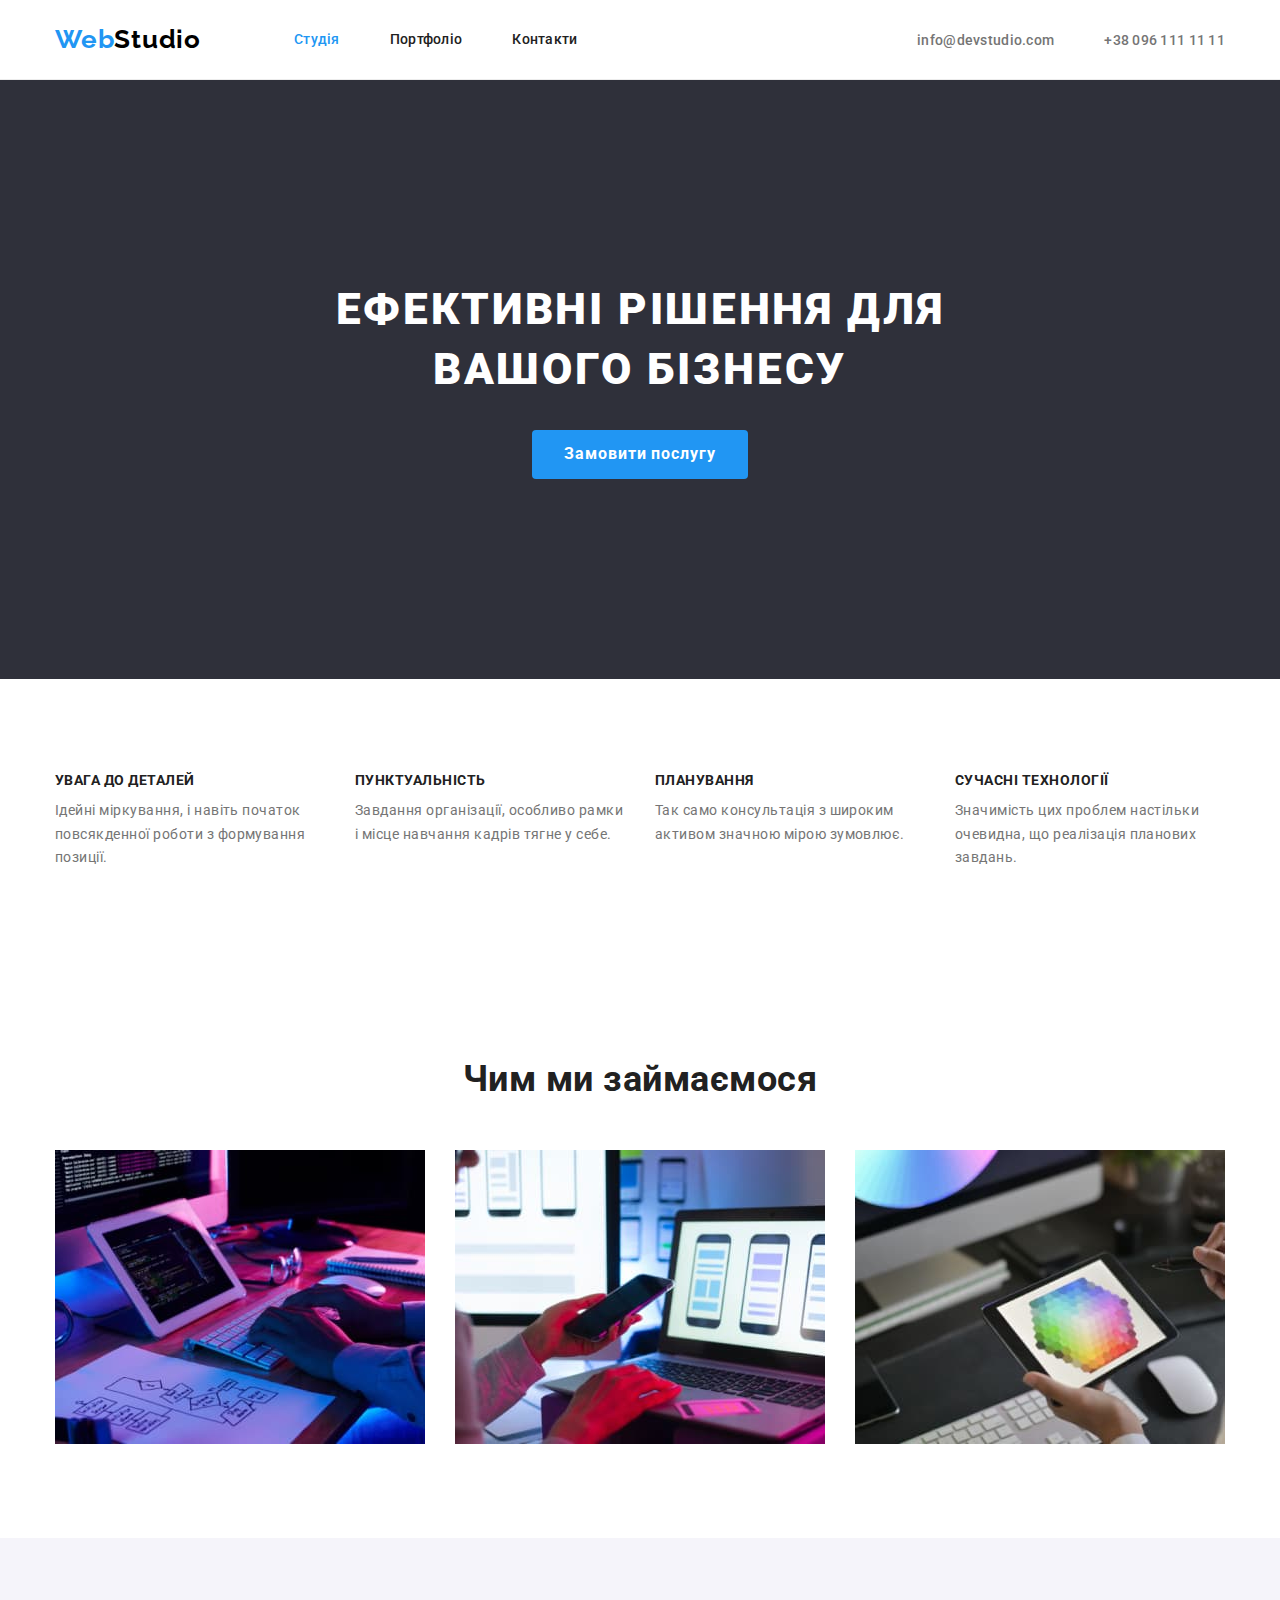
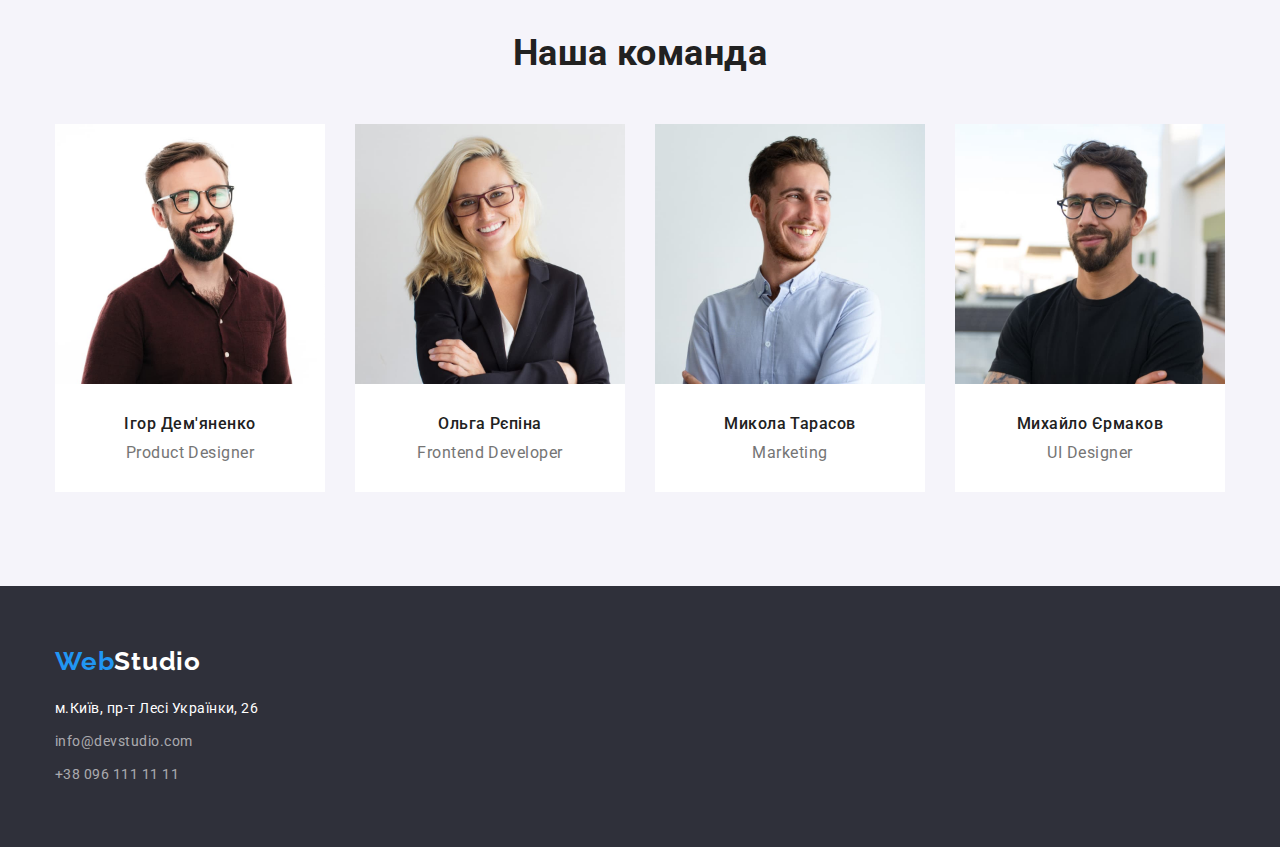
<file: index.html>
<!DOCTYPE html>
<html lang="uk">
  <head>
    <meta charset="UTF-8" />
    <meta http-equiv="X-UA-Compatible" content="IE=edge" />
    <meta name="viewport" content="width=device-width, initial-scale=1.0" />
    <title>Ефективні рішення для вашого бізнесу</title>
    <link rel="preconnect" href="https://fonts.googleapis.com" />
    <link rel="preconnect" href="https://fonts.gstatic.com" crossorigin />
    <link
      href="https://fonts.googleapis.com/css2?family=Raleway:wght@700&family=Roboto:wght@400;500;700;900&display=swap"
      rel="stylesheet"
    />
    <link
      rel="stylesheet"
      href="https://cdn.jsdelivr.net/npm/modern-normalize@1.1.0/modern-normalize.min.css"
    />
    <link rel="stylesheet" href="./css/styles.css" />
  </head>
  <body>
    <header class="header">
      <div class="container top-line">
      <nav class="nav-container">
        <a href="./index.html" class="logo">
          <span class="logo-blue">Web</span><span class="logo-black">Studio</span>
        </a>
         <ul class="site-nav">
          <li class="pages">
            <a class="link current" href="./index.html">Студія</a>
          </li>
          <li class="pages">
            <a class="link" href="./portfolio.html">Портфоліо</a>
          </li>
          <li class="pages">
            <a class="link" href="#contacts">Контакти</a>
          </li>
        </ul>
      </nav>
      <ul class="contacts">
        <li class="item"><a  href="mailto:info@devstudio.com" class="mail"
            >info@devstudio.com</a></li>
        <li class="item">
          <a href="tel:+380961111111" class="tel">+38 096 111 11 11</a
          >
        </li>
      </ul>
      </div>
    </header>
    <main>
      <section class="hero section">
        <div class="container">
        <h1 class="hero-title">Ефективні рішення для вашого бізнесу</h1>
        <button class="modal-btn" type="button">Замовити послугу</button>
        </div>
      </section>
      <section class="section">
        <div class="container">
        <h2 class="visually-hidden">Особливості</h2>
        <ul class="features-list">
          <li class="features-card">
            <h3 class="features-title">Увага до деталей</h3>
            <p class="features-desc">
              Ідейні міркування, і навіть початок повсякденної роботи з
              формування позиції.
            </p>
          </li>
          <li class="features-card">
            <h3 class="features-title">Пунктуальність</h3>
            <p class="features-desc">
              Завдання організації, особливо рамки і місце навчання кадрів тягне
              у себе.
            </p>
          </li>
          <li class="features-card">
            <h3 class="features-title">Планування</h3>
            <p class="features-desc">
              Так само консультація з широким активом значною мірою зумовлює.
            </p>
          </li>
          <li class="features-card">
            <h3 class="features-title">Сучасні технології</h3>
            <p class="features-desc">
              Значимість цих проблем настільки очевидна, що реалізація планових
              завдань.
            </p>
          </li>
        </ul>
        </div>
      </section>
      <section class="services section">
        <div class="container">
        <h2 class="services-title">Чим ми займаємося</h2>
        <ul class="services-list">
          <li class="services-card">
            <a href="#" class="link">
              <img src="images/box/1img.jpg" alt="box1" width="370" /></a>
          </li>
          <li class="services-card">
            <a href="#" class="link">
            <img src="images/box/2img.jpg" alt="box2" width="370" />
            </a>
          </li>
          <li class="services-card">
            <a href="#" class="link">
            <img src="images/box/3img.jpg" alt="box3" width="370" />
            </a>
          </li>
        </ul>
        </div>
      </section>
      <section class="team section">
        <div class="members container">
        <h2 class="team-title">Наша команда</h2>

        <ul class="team-list">
          <li class="team-card">
            <img src="images/team/team1.jpg" alt="team card 1" width="270" />
            <h3 class="team-member">Ігор Дем'яненко</h3>
            <p class="position">Product Designer</p>
          </li>

          <li class="team-card">
            <img src="images/team/team2.jpg" alt="team card 2" width="270" />
            <h3 class="team-member">Ольга Рєпіна</h3>
            <p class="position">Frontend Developer</p>
          </li>
          <li class="team-card">
            <img src="images/team/team3.jpg" alt="team card 3" width="270" />
            <h3 class="team-member">Микола Тарасов</h3>
            <p class="position">Marketing</p>
          </li>
          <li class="team-card">
                      <img src="images/team/team4.jpg" alt="team card 4" width="270" />
            <h3 class="team-member">Михайло Єрмаков</h3>
            <p class="position">UI Designer</p>
          </li>
        </ul>
        </div>
      </section>
    </main>
    <footer class="footer">
      <div class="container">
      <a href="#" class="logo">
        <span class="logo-blue">Web</span><span class="logo-white">Studio</span>
              </a>
      <address class="adress-list">
        <ul>
          <li class="footer-list">
            <a
              class="city"
              href="https://goo.gl/maps/ANjriqCPYeHtvhQw9"
              target="_blank"
              rel="noopener noreferrer nofollow"
              >м.Київ, пр-т Лесі Українки, 26</a
            >
          </li>
          <li class="mail-footer footer-list">
            <a href="mailto:info@devstudio.com" class="mail"
              >info@devstudio.com</a
            >
          </li>
          <li class="tel-footer footer-list"><a href="tel:+380961111111" class="tel">+38 096 111 11 11</a></li>
        </ul>
      </address>
    </footer>
  </body>
</html>
</file>
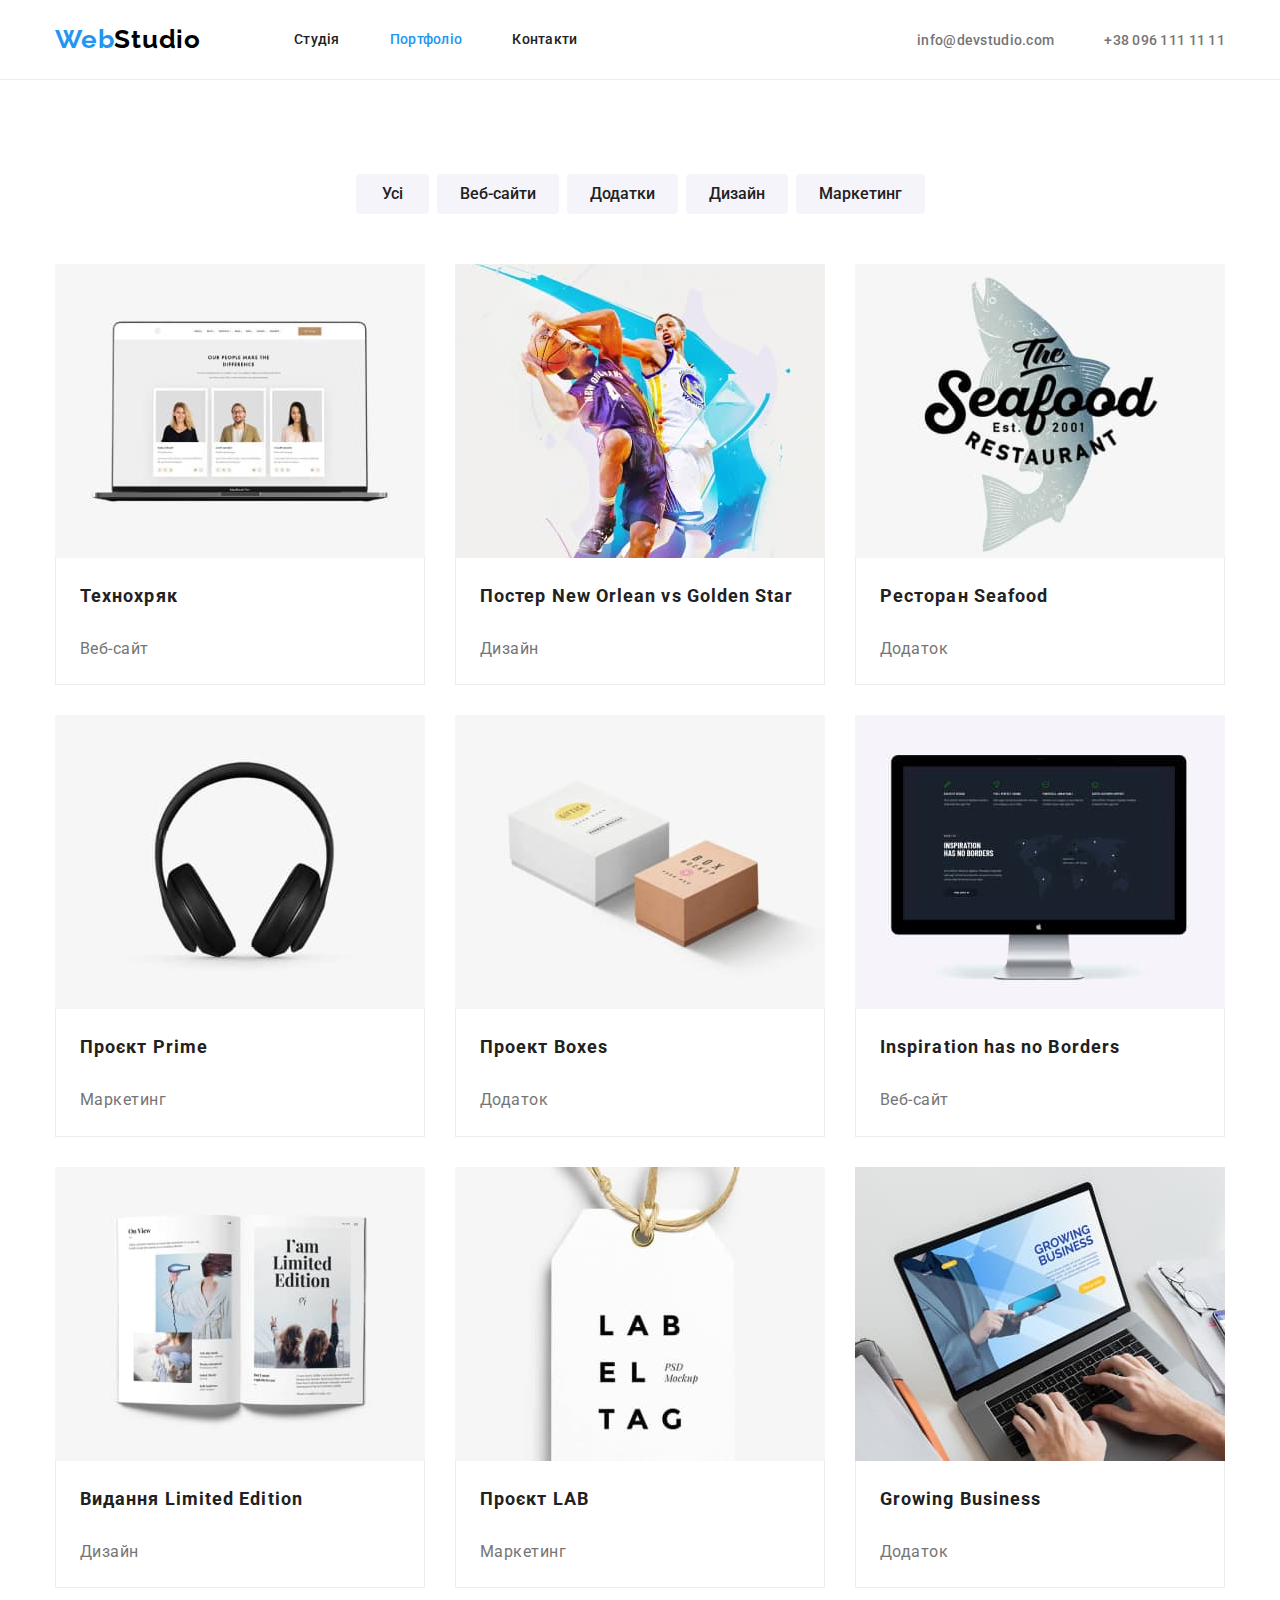
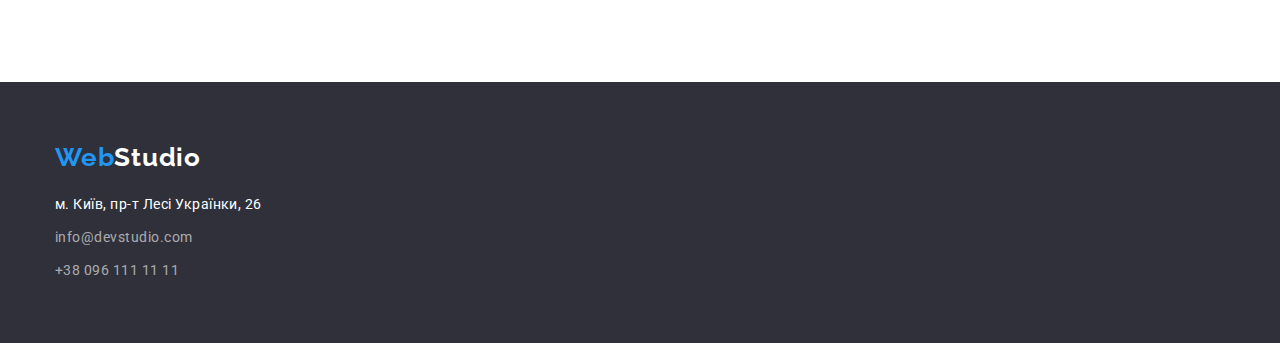
<file: portfolio.html>
<!DOCTYPE html>
<html lang="uk">
  <head>
    <meta charset="UTF-8" />
    <meta http-equiv="X-UA-Compatible" content="IE=edge" />
    <meta name="viewport" content="width=device-width, initial-scale=1.0" />
    <title>Портфоліо</title>
    <link rel="preconnect" href="https://fonts.googleapis.com" />
    <link rel="preconnect" href="https://fonts.gstatic.com" crossorigin />
    <link
      href="https://fonts.googleapis.com/css2?family=Raleway:wght@700&family=Roboto:wght@400;500;700;900&display=swap"
      rel="stylesheet"
    />
    <link
      rel="stylesheet"
      href="https://cdn.jsdelivr.net/npm/modern-normalize@1.1.0/modern-normalize.min.css"
    />
    <link rel="stylesheet" href="./css/styles.css" />
  </head>
  <body>
    <header class="header">
      <div class="container top-line">
        <nav class="nav-container">
          <a href="#" class="logo">
            <span class="logo-blue">Web</span><span class="logo-black">Studio</span>
          </a>
          <ul class="site-nav">
            <li class="pages">
              <a href="./index.html" class="link">Студія</a>
            </li>
            <li class="pages">
              <a href="./portfolio.html" class="link current">Портфоліо</a>
            </li>
            <li class="pages">
              <a href="#" class="link">Контакти</a>
            </li>
          </ul>
        </nav>
        <ul class="contacts">
          <li class="item">
            <a href="mailto:info@devstudio.com" class="mail">info@devstudio.com</a>
          </li>
          <li class="item">
            <a href="tel:+380961111111" class="tel">+38 096 111 11 11</a>
          </li>
        </ul>
      </div>
    </header>
    <main>
      <section class="portfolio section">
        <div class="container">
          <h1 class="visually-hidden">Портфоліо</h1>
          <ul class="filters">
            <li class="position">
              <button type="button" class="item">Усі</button>
            </li>
            <li class="position">
              <button type="button" class="item">Веб-сайти</button>
            </li>
            <li class="position">
              <button type="button" class="item">Додатки</button>
            </li>
            <li class="position">
              <button type="button" class="item">Дизайн</button>
            </li>
            <li class="position">
              <button type="button" class="item">Маркетинг</button>
            </li>
          </ul>

          <ul class="serv-list">
            <li class="serv-card">
              <a href="#" class="item">
                <img
                  src="./images/portfolio/img1.jpg"
                  alt="Послуги-компанії"
                  width="370"
                  height="294"
                />
                <div class="portfolio-list">
                  <h2 class="service">Технохряк</h2>
                  <p class="descrip">Веб-сайт</p>
                </div>
              </a>
            </li>
            <li class="serv-card">
              <a href="#" class="item"
                ><img
                  src="./images/portfolio/img2.jpg"
                  alt="Послуги-компанії"
                  width="370"
                  height="294"
                />
                <div class="portfolio-list">
                  <h2 class="service">Постер New Orlean vs Golden Star</h2>
                  <p class="descrip">Дизайн</p>
                </div>
              </a>
            </li>
            <li class="serv-card">
              <a href="#" class="item">
                <img
                  src="./images/portfolio/img3.jpg"
                  alt="Послуги-компанії"
                  width="370"
                  height="294"
                />
                <div class="portfolio-list">
                  <h2 class="service">Ресторан Seafood</h2>
                  <p class="descrip">Додаток</p>
                </div>
              </a>
            </li>
            <li class="serv-card">
              <a href="#" class="item">
                <img
                  src="./images/portfolio/img4.jpg"
                  alt="Послуги-компанії"
                  width="370"
                  height="294"
                />
                <div class="portfolio-list">
                  <h2 class="service">Проєкт Prime</h2>
                  <p class="descrip">Маркетинг</p>
                </div>
              </a>
            </li>
            <li class="serv-card">
              <a href="#" class="item">
                <img
                  src="./images/portfolio/img5.jpg"
                  alt="Послуги-компанії"
                  width="370"
                  height="294"
                />
                <div class="portfolio-list">
                  <h2 class="service">Проект Boxes</h2>
                  <p class="descrip">Додаток</p>
                </div>
              </a>
            </li>
            <li class="serv-card">
              <a href="#" class="item">
                <img
                  src="./images/portfolio/img6.jpg"
                  alt="Послуги-компанії"
                  width="370"
                  height="294"
                />
                <div class="portfolio-list">
                  <h2 class="service">Inspiration has no Borders</h2>
                  <p class="descrip">Веб-сайт</p>
                </div>
              </a>
            </li>
            <li class="serv-card">
              <a href="#" class="item">
                <img
                  src="./images/portfolio/img7.jpg"
                  alt="Послуги-компанії"
                  width="370"
                  height="294"
                />
                <div class="portfolio-list">
                  <h2 class="service">Видання Limited Edition</h2>
                  <p class="descrip">Дизайн</p>
                </div>
              </a>
            </li>
            <li class="serv-card">
              <a href="#" class="item">
                <img
                  src="./images/portfolio/img8.jpg"
                  alt="Послуги-компанії"
                  width="370"
                  height="294"
                />
                <div class="portfolio-list">
                  <h2 class="service">Проєкт LAB</h2>
                  <p class="descrip">Маркетинг</p>
                </div>
              </a>
            </li>
            <li class="serv-card">
              <a href="#" class="item">
                <img
                  src="./images/portfolio/img9.jpg"
                  alt="Послуги-компанії"
                  width="370"
                  height="294"
                />
                <div class="portfolio-list">
                  <h2 class="service">Growing Business</h2>
                  <p class="descrip">Додаток</p>
                </div>
              </a>
            </li>
          </ul>
        </div>
      </section>
    </main>
    <footer class="footer">
      <div class="container">
        <a href="#" class="logo">
          <span class="logo-blue">Web</span><span class="logo-white">Studio</span>
        </a>
        <address class="adress-list">
          <ul>
            <li class="footer-list">
              <a
                class="city"
                href="https://goo.gl/maps/ANjriqCPYeHtvhQw9"
                target="_blank"
                rel="noopener noreferrer nofollow"
                >м. Київ, пр-т Лесі Українки, 26</a
              >
            </li>
            <li class="mail-footer footer-list">
              <a href="mailto:info@devstudio.com" class="mail">info@devstudio.com</a>
            </li>
            <li class="tel-footer footer-list">
              <a href="tel:+380961111111" class="tel">+38 096 111 11 11</a>
            </li>
          </ul>
        </address>
      </div>
    </footer>
  </body>
</html>
</file>
<file: css/styles.css>
:root {
  --main-color: #212121;
  --grey: #757575;
  --footer-mail-number: rgba(255, 255, 255, 0.6);
  --white: #ffffff;
  --blue: #2196f3;
  --black: #000000;
  --list-gap: 30px;
}
h1,
h2,
h3,
h4,
h5,
h6,
p,
ul {
  margin: 0;
  padding: 0;
}
ul {
  list-style: none;
}
.link {
  text-decoration: none;
}
img {
  display: block;
  max-width: 100%;
  height: auto;
}
button {
  cursor: pointer;
}
body {
  color: var(--main-color);
  background-color: var(--white);
  font-family: 'Roboto', sans-serif;
  letter-spacing: 0.03em;
}
.section {
  padding-top: 94px;
  padding-bottom: 94px;
}
.container {
  width: 1200px;
  padding-left: 15px;
  padding-right: 15px;
  margin-left: auto;
  margin-right: auto;
}
/*Навігація*/
.header {
  border-bottom: 1px solid #ececec;
}
.top-line {
  display: flex;
  align-items: center;
}
.logo {
  letter-spacing: 0.03em;
}
.top-line .logo {
  font-family: 'Raleway', sans-serif;
  font-weight: 700;
  font-size: 26px;
  line-height: 1.2;
  text-decoration: none;
}
.logo .logo-blue {
  color: var(--blue);
}
.logo .logo-black {
  color: var(--black);
}
.logo .logo-white {
  color: var(--white);
}

.nav-container {
  display: flex;
  align-items: center;
}
.site-nav {
  display: flex;
  margin-left: 93px;
}

.site-nav .pages:not(:last-child) {
  margin-right: 50px;
}

.site-nav .link {
  color: var(--main-color);
  font-weight: 500;
  font-size: 14px;
  line-height: 1.1;
  letter-spacing: 0.02em;
  text-decoration: none;
  display: inline-block;
  padding-top: 32px;
  padding-bottom: 32px;
}
.site-nav .link:hover,
.site-nav .link:focus {
  color: var(--blue);
}
.site-nav .link.current {
  color: var(--blue);
}

.contacts {
  display: flex;
  align-items: center;
  margin-left: auto;
}

.contacts .item:not(:last-child) {
  margin-right: 50px;
}

.contacts .mail,
.contacts .tel {
  color: var(--grey);
  font-weight: 500;
  font-size: 14px;
  line-height: 1.1;
  letter-spacing: 0.02em;
  text-decoration: none;
  padding-top: 32px;
  padding-bottom: 32px;
}
.contacts .mail:hover,
.contacts .mail:focus,
.contacts .tel:hover,
.contacts .tel:focus {
  color: var(--blue);
}
/*Герой*/
.hero {
  background-color: #2f303a;
  max-width: 1600px;
  margin-left: auto;
  margin-right: auto;
  padding-top: 200px;
  padding-bottom: 200px;
  color: var(--white);
  text-align: center;
}
.hero-title {
  color: var(--white);
  font-weight: 900;
  font-size: 44px;
  line-height: 1.36;
  width: 696px;
  margin: 0 auto;
  margin-bottom: 30px;
  letter-spacing: 0.06em;
  text-transform: uppercase;
  text-align: center;
}
.modal-btn {
  color: var(--white);
  background-color: var(--blue);
  font-weight: 700;
  font-size: 16px;
  line-height: 1.8;
  display: inline-block;
  letter-spacing: 0.06em;
  text-decoration: none;
  border-radius: 4px;
  padding: 10px 32px 10px 32px;
  min-width: 200px;
  border: 0;
}
.modal-btn:hover .modal-btn:focus {
  color: var(--blue);
}

.features-desc {
  color: var(--grey);
  font-family: 'Roboto';
  font-weight: 400;
  font-size: 14px;
  line-height: 1.7;
  margin-top: 0px;
  margin-bottom: 0px;
}
.features-title {
  font-weight: 700;
  font-size: 14px;
  line-height: 1.14;
  text-transform: uppercase;
  margin-top: 0px;
  margin-bottom: 10px;
}
.features-list {
  display: flex;
  gap: 30px;
}
.features-list > .features-card {
  width: calc((100% - 90px) / 4);
  margin-right: 0;
}
.features-list:nth-child(4) {
  margin-right: 0px;
}
/*Сервіси*/
.services-title,
.team-title {
  font-weight: 700;
  font-size: 36px;
  line-height: 1.17;
  text-align: center;
  margin-bottom: 50px;
}
.services-list {
  display: flex;
  gap: 30px;
}
.services-list > .services-card {
  width: calc((100% - 60px) / 3);
  margin-right: 0;
}

.services-list:nth-child(3) {
  margin-right: 0px;
}
.services-card .link {
  display: block;
}
/*Команда*/
.team {
  background-color: #f5f4fa;
}
.team .team-member {
  font-weight: 500;
  font-size: 16px;
  line-height: 1.2;
  padding-top: 30px;
  margin-bottom: 10px;
}
.team .position {
  color: var(--grey);
  padding-bottom: 30px;
}
.team-list {
  display: flex;
  gap: 30px;
}
.team-card {
  text-align: center;
  width: calc((100% - 90px) / 4);
  margin-right: 0;
  background-color: var(--white);
}
.team-list:nth-child(4) {
  margin-right: 0px;
}
/*Футер*/
.footer {
  background-color: #2f303a;
  padding-top: 60px;
  padding-bottom: 60px;
}
.footer .logo {
  display: inline-block;
  font-family: 'Raleway', sans-serif;
  font-weight: 700;
  font-size: 26px;
  line-height: 1.2;
  text-decoration: none;
  margin-bottom: 20px;
}
.adress-list {
  font-weight: 400;
  font-size: 14px;
  line-height: 1.7;
}
.adress-list .city {
  color: var(--white);
  text-decoration: none;
  font-style: normal;
}

.adress-list .mail,
.adress-list .tel {
  color: var(--footer-mail-number);
  text-decoration: none;
  font-style: normal;
}
.adress-list .city:hover,
.adress-list .mail:hover,
.adress-list .tel:hover {
  color: var(--blue);
}
.footer-list {
  margin-bottom: 9px;
}
.footer-list:last-child {
  margin: 0px;
}
/*Потфоліо кнопки*/
.filters .item {
  color: var(--main-color);
  background-color: #f5f4fa;
  border: 1px solid transparent;
  font-weight: 500;
  font-size: 16px;
  line-height: 1.6;
  text-align: center;
  text-decoration: none;
  display: inline-block;
  border-radius: 4px;
  padding: 6px 22px 6px 22px;
  min-width: 73px;
  outline: none;
}

.filters .position :hover,
.filters .position :focus {
  color: var(--white);
  background-color: var(--blue);
}

.filters {
  display: flex;
  flex-wrap: wrap;
  justify-content: center;
  margin-bottom: 50px;
}

.filters :not(:last-child) {
  margin-right: 8px;
}
/*Портфоліо Список*/
.serv-list .service {
  color: var(--main-color);
  font-weight: 700;
  font-size: 18px;
  line-height: 2;
  letter-spacing: 0.06em;
  margin-top: 0px;
  margin-bottom: 20px;
}
.portfolio-list {
  padding: 20px 24px;
  border-top: 0;
  border-left: 1px solid #ececec;
  border-right: 1px solid #ececec;
  border-bottom: 1px solid #ececec;
}
.serv-list .descrip {
  color: var(--grey);
  font-weight: 400;
  font-size: 16px;
  line-height: 1.9;
}

.serv-list .item {
  text-decoration: none;
  display: block;
}

.serv-list {
  display: flex;
  flex-wrap: wrap;
  gap: 30px;
}
.serv-card {
  width: calc((100% - 60px) / 3);

  background-color: var(--white);
}

.serv-list:nth-child(3n) {
  margin-right: 0;
}

.visually-hidden {
  position: absolute;
  width: 1px;
  height: 1px;
  margin: -1px;
  border: 0;
  padding: 0;
  white-space: nowrap;
  clip-path: inset(100%);
  clip: rect(0 0 0 0);
  overflow: hidden;
}
</file>
